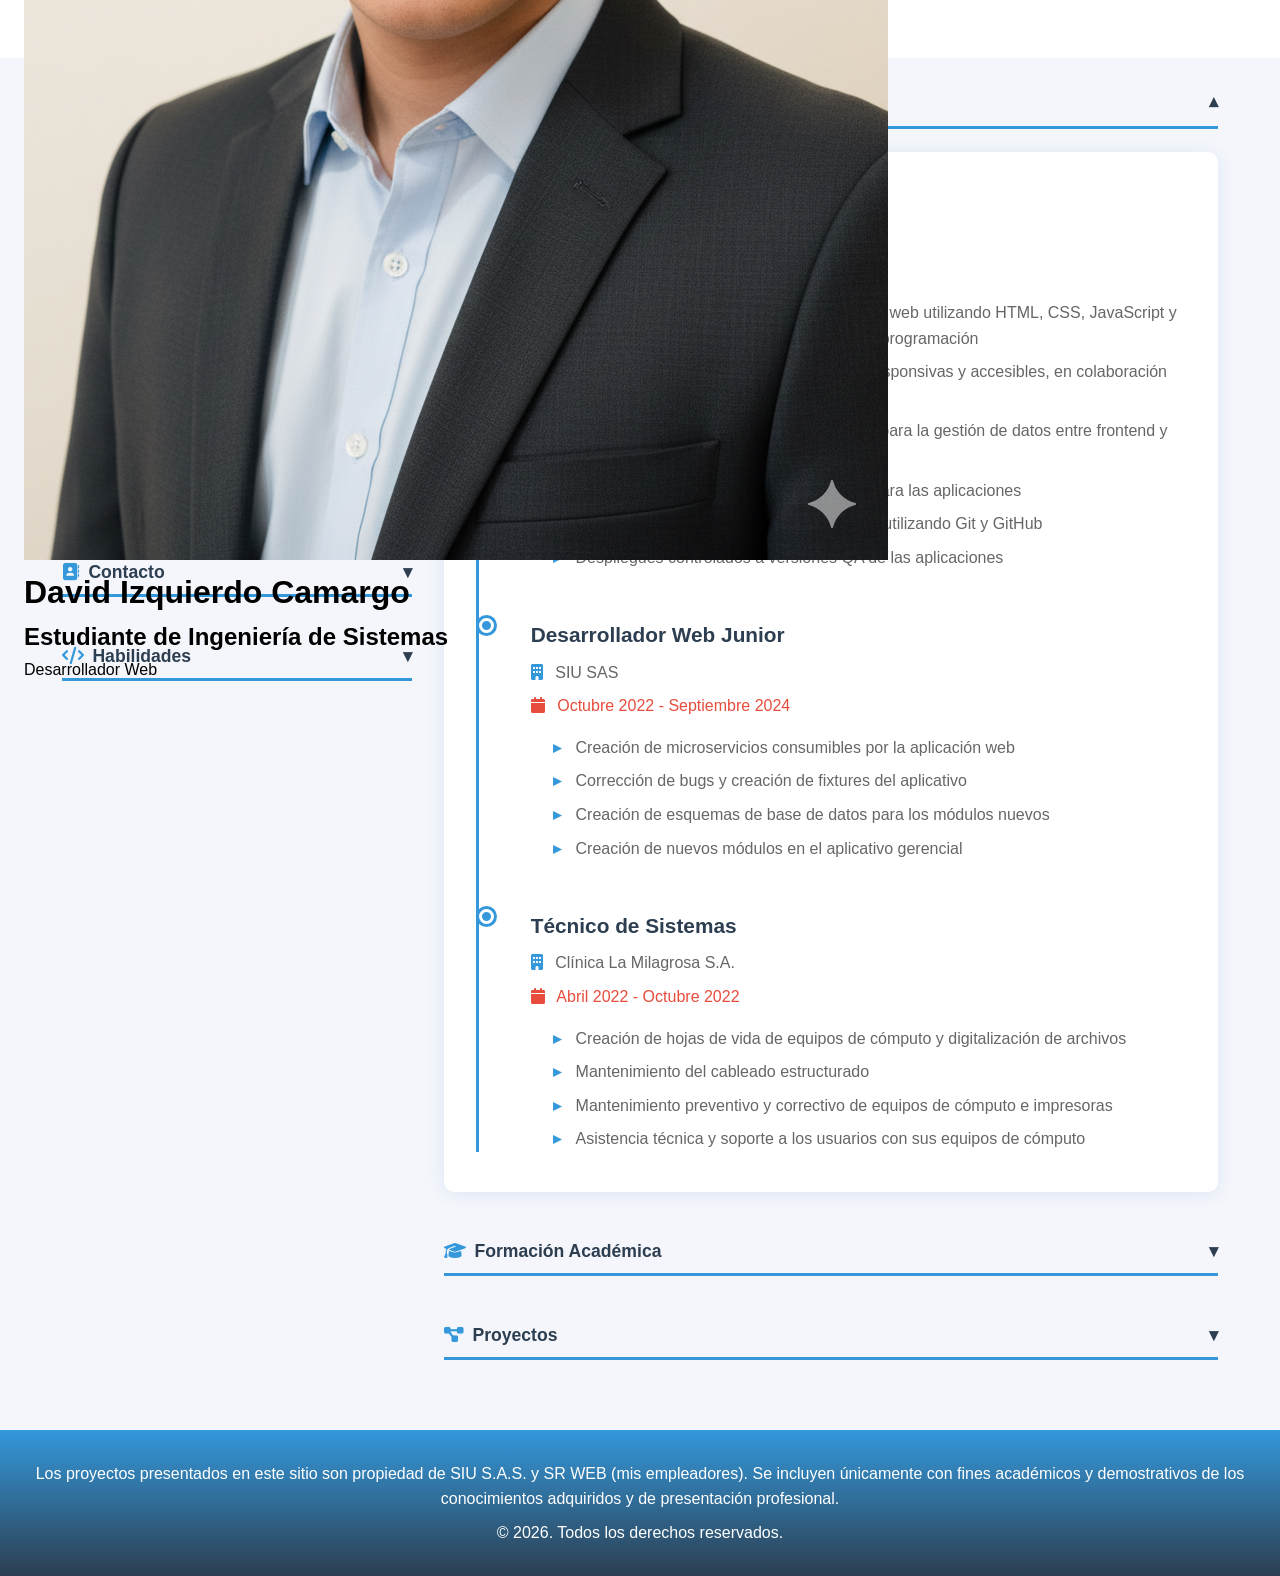
<file: index.html>
<!DOCTYPE html>
<html lang="es">

<head>
    <meta charset="UTF-8">
    <meta name="viewport" content="width=device-width, initial-scale=1.0">
    <meta name="description" content="Hoja de vida profesional - David Izquierdo">
    <meta name="keyword" content="Hoja de vida profesional - David Izquierdo">
    <title>HDV | David Izquierdo</title>
    <link rel="stylesheet" href="css/general.css">
    <link rel="stylesheet" href="css/body.css">
    <link rel="stylesheet" href="css/header.css">
    <link rel="stylesheet" href="css/footer.css">
    <link rel="stylesheet" href="css/responsive.css">
    <link rel="icon" href="media/img/icono.png" type="image/png">
    <link rel="stylesheet" href="https://cdnjs.cloudflare.com/ajax/libs/font-awesome/6.4.0/css/all.min.css">
</head>

<body>
    <header class="header">
        <div class="header-content">
            <div class="profile-photo">
                <img src="media/img/yo.png" alt="Foto de perfil" class="photo">
            </div>
            <div class="header-info">
                <h1 class="name">David Izquierdo Camargo</h1>
                <h2 class="title">Estudiante de Ingeniería de Sistemas</h2>
                <p class="subtitle">Desarrollador Web</p>
            </div>
        </div>
    </header>
    <main class="container">
        <!-- Contenedor de la barra lateral izquierda -->
        <aside class="sidebar">
            <!-- Perfil Personal -->
            <details open>
                <summary class="section-title">
                    <i class="fas fa-user"></i> Perfil Profesional
                </summary>
                <section class="section profile-section">
                    <p class="profile-text">
                        Estudiante de Ingeniería de Sistemas con formación previa como Tecnólogo en Desarrollo de
                        Software y
                        Aplicaciones Móviles. Con capacidad para abordar el ciclo completo de desarrollo de
                        aplicaciones, desde el análisis y diseño hasta la implementación y mantenimiento. Me caracterizo
                        por
                        mi enfoque en la calidad del código, la optimización de procesos y la adaptabilidad a diferentes
                        entornos tecnológicos.
                    </p>
                </section>
            </details>
            <!-- Información de Contacto -->
            <details>
                <summary class="section-title">
                    <i class="fas fa-address-book"></i> Contacto
                </summary>
                <section class="section contact-section">
                    <ul class="contact-list">
                        <li class="contact-item">
                            <i class="fas fa-envelope"></i>
                            <a href="mailto:david.izq02@gmail.com">david.izq02@gmail.com</a>
                        </li>
                        <li class="contact-item">
                            <i class="fas fa-phone"></i>
                            <span>+57 300 725 5802</span>
                        </li>
                        <li class="contact-item">
                            <i class="fas fa-map-marker-alt"></i>
                            <span>Santa Marta, Colombia</span>
                        </li>
                        <li class="contact-item">
                            <i class="fab fa-linkedin"></i>
                            <a href="https://www.linkedin.com/in/david-izquierdo-camargo-7b1389213/"
                                target="_blank">LinkedIn</a>
                        </li>
                        <li class="contact-item">
                            <i class="fab fa-github"></i>
                            <a href="https://github.com/DavIzq02" target="_blank">GitHub</a>
                        </li>
                        <li class="contact-item">
                            <i class="fa fa-user-circle" aria-hidden="true"></i>
                            <a href="https://spiffy-selkie-009331.netlify.app/" target="_blank">Más acerca de mí</a>
                        </li>
                    </ul>
                </section>
            </details>


            <!-- Habilidades -->
             <details>
                <summary class="section-title">
                    <i class="fas fa-code"></i> Habilidades
                </summary>
                <section class="section skills-section">
                    <div class="skills-category">
                        <h4>Técnicas</h4>
                        <ul class="skills-list">
                            <li class="skill-item">
                                <span class="skill-name">Angular</span>
                                <div class="skill-bar">
                                    <div class="skill-progress" style="width: 75%"></div>
                                </div>
                            </li>
                            <li class="skill-item">
                                <span class="skill-name">HTML/CSS</span>
                                <div class="skill-bar">
                                    <div class="skill-progress" style="width: 65%"></div>
                                </div>
                            </li>
                            <li class="skill-item">
                                <span class="skill-name">TypeScript</span>
                                <div class="skill-bar">
                                    <div class="skill-progress" style="width: 70%"></div>
                                </div>
                            </li>
                            <li class="skill-item">
                                <span class="skill-name">Java</span>
                                <div class="skill-bar">
                                    <div class="skill-progress" style="width: 80%"></div>
                                </div>
                            </li>
                            <li class="skill-item">
                                <span class="skill-name">SQL</span>
                                <div class="skill-bar">
                                    <div class="skill-progress" style="width: 72%"></div>
                                </div>
                            </li>
                            <li class="skill-item">
                                <span class="skill-name">GIT</span>
                                <div class="skill-bar">
                                    <div class="skill-progress" style="width: 58%"></div>
                                </div>
                            </li>
                        </ul>
                    </div>

                    <div class="skills-category">
                        <h4>Personales</h4>
                        <ul class="soft-skills">
                            <li><i class="fas fa-check"></i> Trabajo en equipo</li>
                            <li><i class="fas fa-check"></i> Resolución de problemas</li>
                            <li><i class="fas fa-check"></i> Comunicación efectiva</li>
                            <li><i class="fas fa-check"></i> Adaptabilidad</li>
                            <li><i class="fas fa-check"></i> Pensamiento crítico</li>
                        </ul>
                    </div>
                </section>
             </details>
        </aside>

        <!-- Contenedor de la sección derecha -->
        <div class="main-content">
            <!-- Sección  de experiencia -->
            <details open>
                <summary class="section-title"> <i class="fas fa-briefcase"></i> Experiencia Laboral</summary>
                <section class="section experience-section">
                    <div class="timeline">
                        <article class="timeline-item">
                            <div class="timeline-marker"></div>
                            <div class="timeline-content">
                                <h4 class="job-title">Desarrollador Web Fullstack</h4>

                                <p class="company">
                                    <i class="fas fa-building"></i> SR WEB
                                </p>

                                <p class="period">
                                    <i class="fas fa-calendar"></i> Septiembre 2024 - Presente
                                </p>

                                <ul class="responsibilities">
                                    <li>Desarrollo y mantenimiento de aplicaciones web utilizando HTML, CSS, JavaScript
                                        y
                                        TypeScript, siguiendo buenas prácticas de programación</li>
                                    <li>Implementación de interfaces de usuario responsivas y accesibles, en
                                        colaboración
                                        con el equipo de diseño</li>
                                    <li>Consumo e integración de servicios REST para la gestión de datos entre frontend
                                        y
                                        backend</li>
                                    <li>Creación de esquemas de base de datos para las aplicaciones</li>
                                    <li>Control de versiones y trabajo colaborativo utilizando Git y GitHub</li>
                                    <li>Despliegues controlados a versiones QA de las aplicaciones</li>
                                </ul>
                            </div>
                        </article>

                        <article class="timeline-item">
                            <div class="timeline-marker"></div>
                            <div class="timeline-content">
                                <h4 class="job-title">Desarrollador Web Junior</h4>
                                <p class="company">
                                    <i class="fas fa-building"></i> SIU SAS
                                </p>
                                <p class="period">
                                    <i class="fas fa-calendar"></i> Octubre 2022 - Septiembre 2024
                                </p>
                                <ul class="responsibilities">
                                    <li>Creación de microservicios consumibles por la aplicación web</li>
                                    <li>Corrección de bugs y creación de fixtures del aplicativo</li>
                                    <li>Creación de esquemas de base de datos para los módulos nuevos</li>
                                    <li>Creación de nuevos módulos en el aplicativo gerencial</li>
                                </ul>

                            </div>
                        </article>
                        <article class="timeline-item">
                            <div class="timeline-marker"></div>
                            <div class="timeline-content">
                                <h4 class="job-title">Técnico de Sistemas</h4>

                                <p class="company">
                                    <i class="fas fa-building"></i> Clínica La Milagrosa S.A.
                                </p>

                                <p class="period">
                                    <i class="fas fa-calendar"></i>
                                    Abril 2022 - Octubre 2022
                                </p>

                                <ul class="responsibilities">
                                    <li>Creación de hojas de vida de equipos de cómputo y digitalización de archivos
                                    </li>
                                    <li>Mantenimiento del cableado estructurado</li>
                                    <li>Mantenimiento preventivo y correctivo de equipos de cómputo e impresoras</li>
                                    <li>Asistencia técnica y soporte a los usuarios con sus equipos de cómputo</li>
                                </ul>
                            </div>
                        </article>

                    </div>
                </section>
            </details>

            <!-- Sección  de formaciòn academica -->
            <details>
                <summary class="section-title"><i class="fas fa-graduation-cap"></i> Formación Académica</summary>
                <section class="section education-section">

                    <div class="timeline">
                        <article class="timeline-item">
                            <div class="timeline-marker"></div>
                            <div class="timeline-content">
                                <h4 class="degree">Ingeniería de Sistemas</h4>
                                <p class="institution">
                                    <i class="fas fa-university"></i> Universidad del Magdalena
                                </p>
                                <p class="period">
                                    <i class="fas fa-calendar"></i> 2023 - Presente (En curso)
                                </p>
                                <p class="description">
                                    Énfasis: Capacidad para concebir, diseñar, implementar y operar sistemas
                                    computacionales
                                    que contribuyan a la solución de problemas del entorno y al fortalecimiento
                                    organizacional.
                                    Además, se caracteriza por habilidades blandas que permiten participar en diferentes
                                    tipos
                                    de proyectos, bajo estándares de calidad y sostenibilidad.
                                </p>

                            </div>
                        </article>
                        <article class="timeline-item">
                            <div class="timeline-marker"></div>
                            <div class="timeline-content">
                                <h4 class="degree">Técnico Profesional</h4>
                                <p class="institution">
                                    <i class="fas fa-school"></i> Corporación Bolivariana del Norte (CBN)
                                </p>
                                <p class="period">
                                    <i class="fas fa-calendar"></i> 2019 - 2021
                                </p>
                                <p class="description">
                                    Formación orientada al desarrollo de software y aplicaciones móviles, con
                                    competencias
                                    en diseño, programación, pruebas y mantenimiento de soluciones tecnológicas.
                                    Capacitado
                                    para participar en el desarrollo full stack, integrar servicios y APIs, y aplicar
                                    buenas
                                    prácticas de UI/UX y gestión de proyectos, adaptándose a las necesidades del entorno
                                    tecnológico actual.
                                </p>
                            </div>
                        </article>
                        <article class="timeline-item">
                            <div class="timeline-marker"></div>
                            <div class="timeline-content">
                                <h4 class="degree">Bachillerato Académico</h4>
                                <p class="institution">
                                    <i class="fas fa-school"></i> I.E.D Juan Maiguel de Osuna
                                </p>
                                <p class="period">
                                    <i class="fas fa-calendar"></i> 2015 - 2018
                                </p>
                                <!-- <p class="description">
                                Énfasis en matemáticas y ciencias. Graduado con honores.
                            </p> -->
                            </div>
                        </article>
                    </div>
                </section>
            </details>

            <!-- Sección  de proyectos -->
            <details>
                <summary class="section-title"><i class="fas fa-project-diagram"></i> Proyectos</summary>
                <section class="section projects-section">
                    <div class="projects-grid">
                        <article class="project-card">
                            <div class="project-icon">
                                <i class="fas fa-shopping-cart"></i>
                            </div>
                            <h4 class="project-title">Sistema de Inventarios</h4>

                            <p class="project-description">
                                Desarrollo de migración de sistema de inventarios para la aplicación web de control
                                gerencial dedicado a los establecimientos de alimentos y bebidas.
                            </p>
                            <div class="project-tags">
                                <span class="tag">Angular</span>
                                <span class="tag">TypeScript</span>
                                <span class="tag">Java</span>
                                <span class="tag">My SQL</span>
                            </div>
                        </article>

                        <article class="project-card">
                            <div class="project-icon">
                                <i class="fas fa-tasks"></i>
                            </div>
                            <h4 class="project-title">Visor en Línea</h4>
                            <p class="project-description">
                                Aplicación web 100% responsiva pensada para dispositivos móviles.
                                Muestra en tiempo real la información de facturación de un punto de venta,
                                brindando reportería eficiente y detallada para mantener el control del negocio.
                            </p>
                            <div class="project-tags">
                                <span class="tag">Angular</span>
                                <span class="tag">MQTT</span>
                                <span class="tag">Bootstrap</span>
                            </div>
                        </article>

                        <article class="project-card">
                            <div class="project-icon">
                                <i class="fas fa-chart-line"></i>
                            </div>
                            <h4 class="project-title">Caja Facturadora</h4>
                            <p class="project-description">
                                Aplicación web de facturación electrónica y POS en línea, con lógica robusta
                                para diferentes escenarios reales de una caja de facturación.
                            </p>

                            <div class="project-tags">
                                <span class="tag">Angular</span>
                                <span class="tag">Java</span>
                                <span class="tag">My Sql</span>
                            </div>
                        </article>

                        <article class="project-card">
                            <div class="project-icon">
                                <i class="fas fa-mobile-alt"></i>
                            </div>
                            <h4 class="project-title">Integración Datáfono</h4>
                            <p class="project-description">
                                Integración de pago automático con datáfono en la caja de facturación mediante
                                servicios API REST y certificación por parte del proveedor.
                            </p>

                            <div class="project-tags">
                                <span class="tag">API REST</span>
                                <span class="tag">TypeScript</span>
                            </div>
                        </article>
                    </div><br>
                    <h3 class="section-title">
                        <i class="fa fa-eye" aria-hidden="true"></i> <a
                            href="https://spiffy-selkie-009331.netlify.app/#portfolio" target="_blank"> Ver más detalles
                            de
                            los
                            proyectos</a>
                    </h3>
                </section>
            </details>

        </div>
    </main>
    <!-- Pie de página -->
    <footer class="footer">
        <p>
            Los proyectos presentados en este sitio son propiedad de SIU S.A.S. y SR WEB (mis empleadores).
            Se incluyen únicamente con fines académicos y demostrativos de los conocimientos adquiridos y de
            presentación profesional.
        </p>
        <p>&copy; 2026. Todos los derechos reservados.</p>
    </footer>
</body>

</html>
</file>
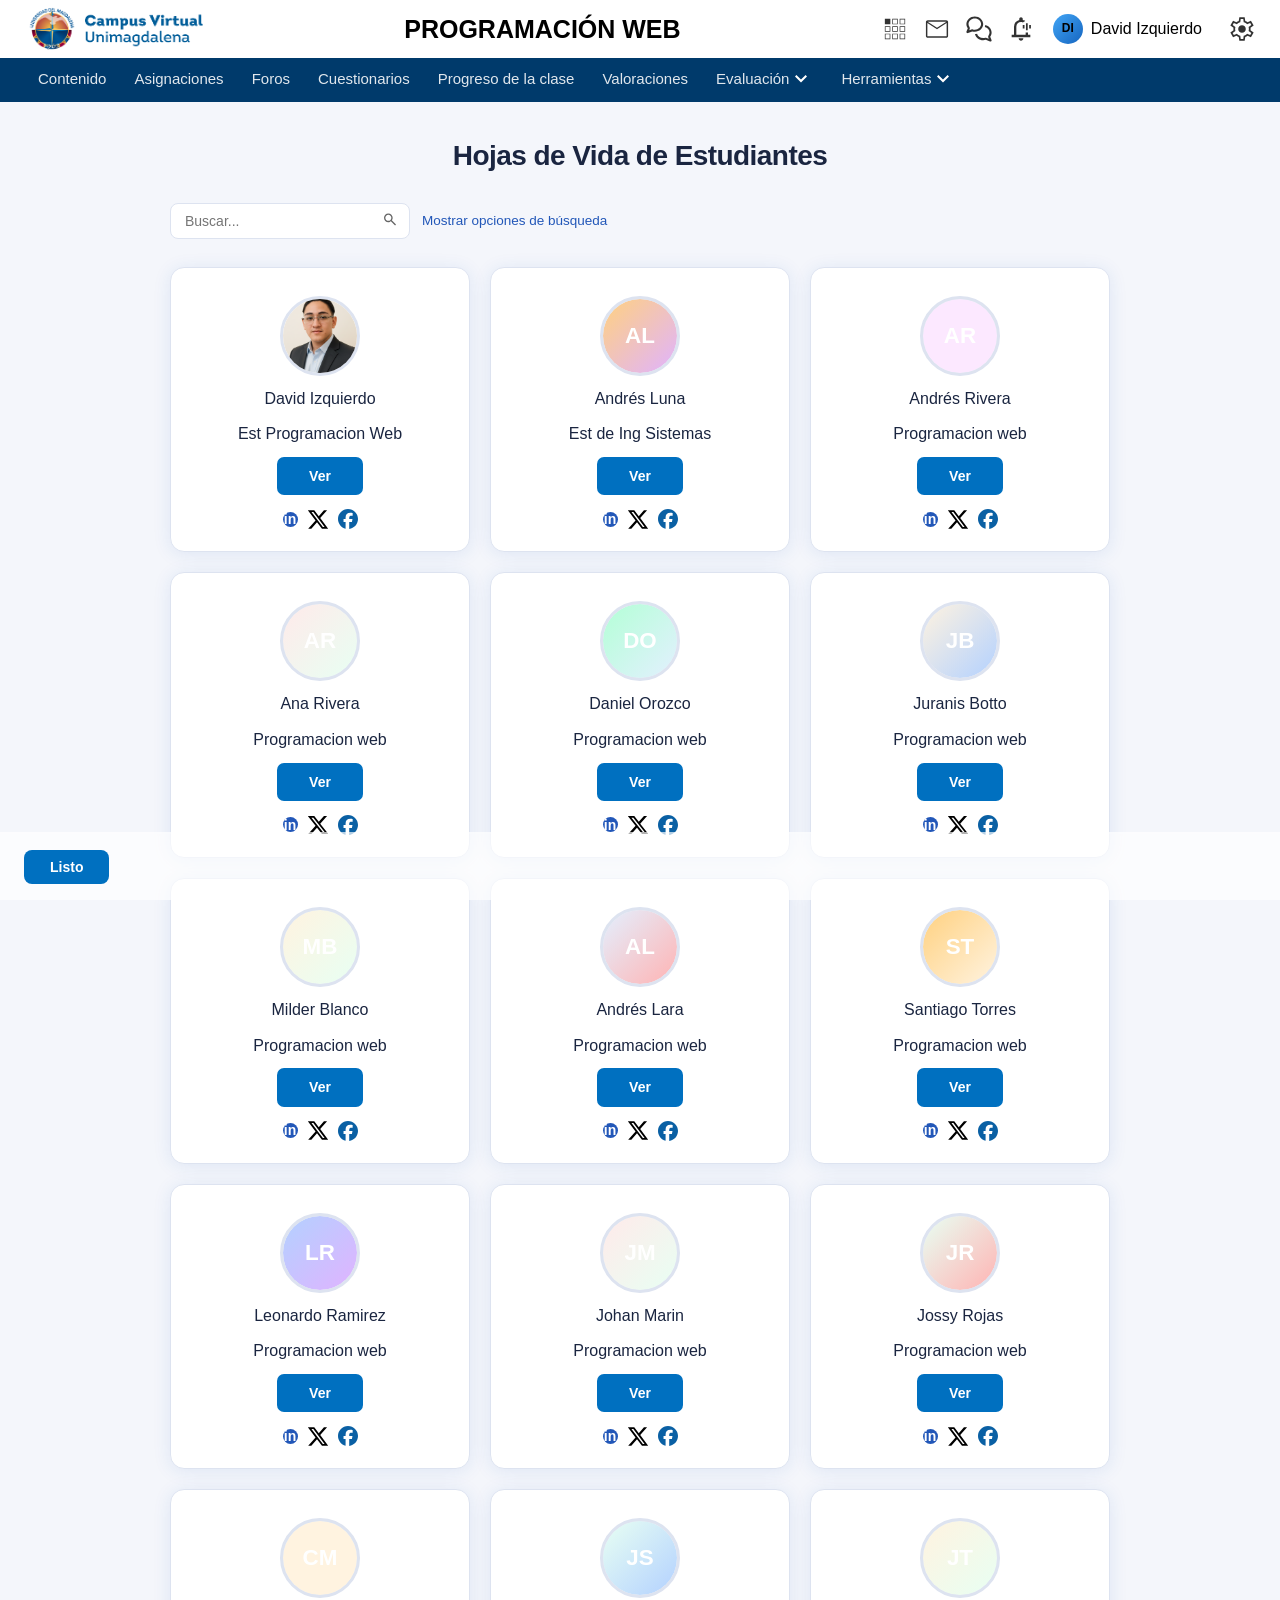
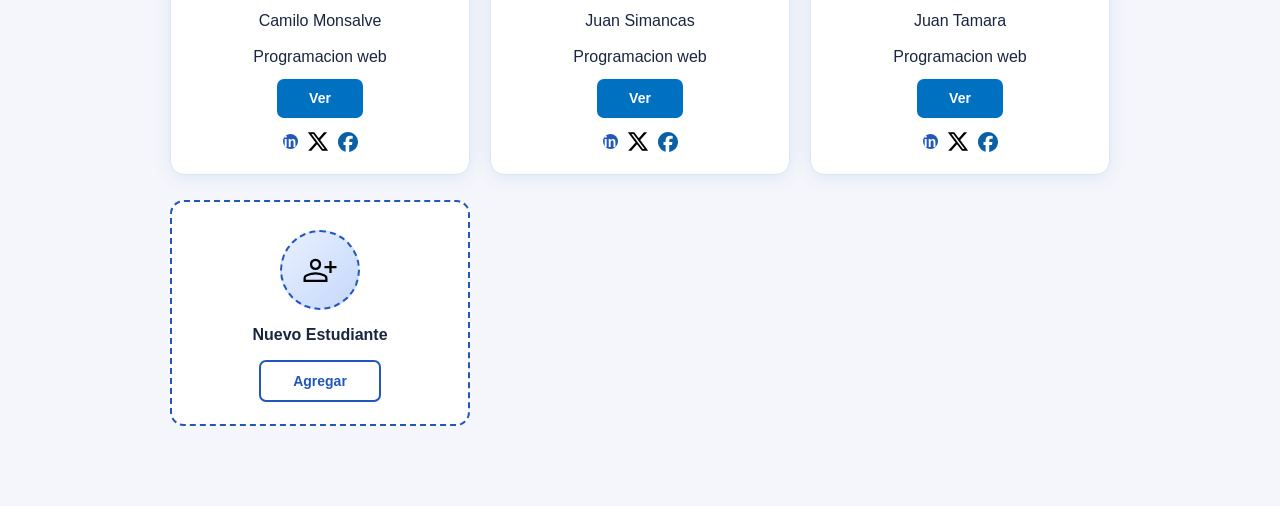
<file: pages/home/home.html>
<!DOCTYPE html>
<html lang="en">

<head>
  <meta charset="UTF-8">
  <meta name="viewport" content="width=device-width, initial-scale=1.0">
  <title>PORTAL HDV</title>
  <style type="text/css">
    @import url("../../css/general.css");
    @import url("../../css/header.css");
    @import url("../home/style/home.css");
  </style>
  <link rel="icon" href="../../media/img/icono.png" type="image/png">
  <script src="./js/script.js" defer></script>

</head>

<body>
  <!-- HEADER -->
  <header>
    <div class="header-left">
      <img src="../../media/img/unimagLogo.png" class="logo mr-1" alt="Campus virtual UM">
    </div>
    <div class="course-title">PROGRAMACIÓN WEB</div>
    <div class="header-right">
      <img src="../../media/svg/grid.svg" alt="Grid Icon" class="header-icon" title="Vista de cuadrícula" />
      <img src="../../media/svg/mail.svg" alt="Mail Icon" class="header-icon" title="Correo" />
      <img src="../../media/svg/mensajes.svg" alt="Message Icon" class="header-icon" title="Mensajes" />
      <img src="../../media/svg/notification.svg" alt="Notification Icon" class="header-icon" title="Notificaciones" />

      <div class="user-chip">
        <div class="user-avatar">DI</div>
        David Izquierdo
      </div>
      <img src="../../media/svg/ajustes.svg" alt="Settings Icon" class="header-icon" title="Configuración" />
    </div>
  </header>

  <!-- NAV -->
  <nav class="nav">
    <a href="#">Contenido</a>
    <a href="#">Asignaciones</a>
    <a href="#">Foros</a>
    <a href="#">Cuestionarios</a>
    <a href="#">Progreso de la clase</a>
    <a href="#">Valoraciones</a>
    <a href="#">Evaluación
      <img src="../../media/svg/down.svg" alt="Desplegar" title="Desplegar" />
    </a>
    <a href="#">Herramientas
      <img src="../../media/svg/down.svg" alt="Desplegar" title="Desplegar" />
    </a>
  </nav>

  <!-- CONTENIDO PRINCIPAL -->
  <div class="page-wrapper">
    <section>
      <h1>Hojas de Vida de Estudiantes</h1>

      <!-- BUSCADOR -->
      <div class="search-row">
        <div class="search-wrap">
          <input type="text" placeholder="Buscar..." id="searchInput" oninput="filterCards()" />
          <button><img class="search-img" src="../../media/svg/search.svg" alt="Buscador"></button>
        </div>
        <a class="search-options-link" href="#">Mostrar opciones de búsqueda</a>
      </div>

      <!-- GRILLA DE TARJETAS -->
      <div class="cards-grid" id="cardsGrid">
        <!-- Tarjetas de estudiantes autogeneradas por js -->
      </div>
      <br>
      <div class="cards-grid">
        <article class="student-card student-card--add">
          <div class="add-icon-wrap">
            <img src="../../media/svg/add.svg" alt="Agregar Estudiante" class="add-icon-img" />
          </div>
          <div class="student-name">Nuevo Estudiante</div>
          <a href="#" class="btn-ver btn-agregar">Agregar</a>
        </article>
      </div>
    </section>
  </div>

  <!-- FOOTER -->
  <footer>
    <button class="btn-listo">Listo</button>
  </footer>

</body>

</html>
</file>
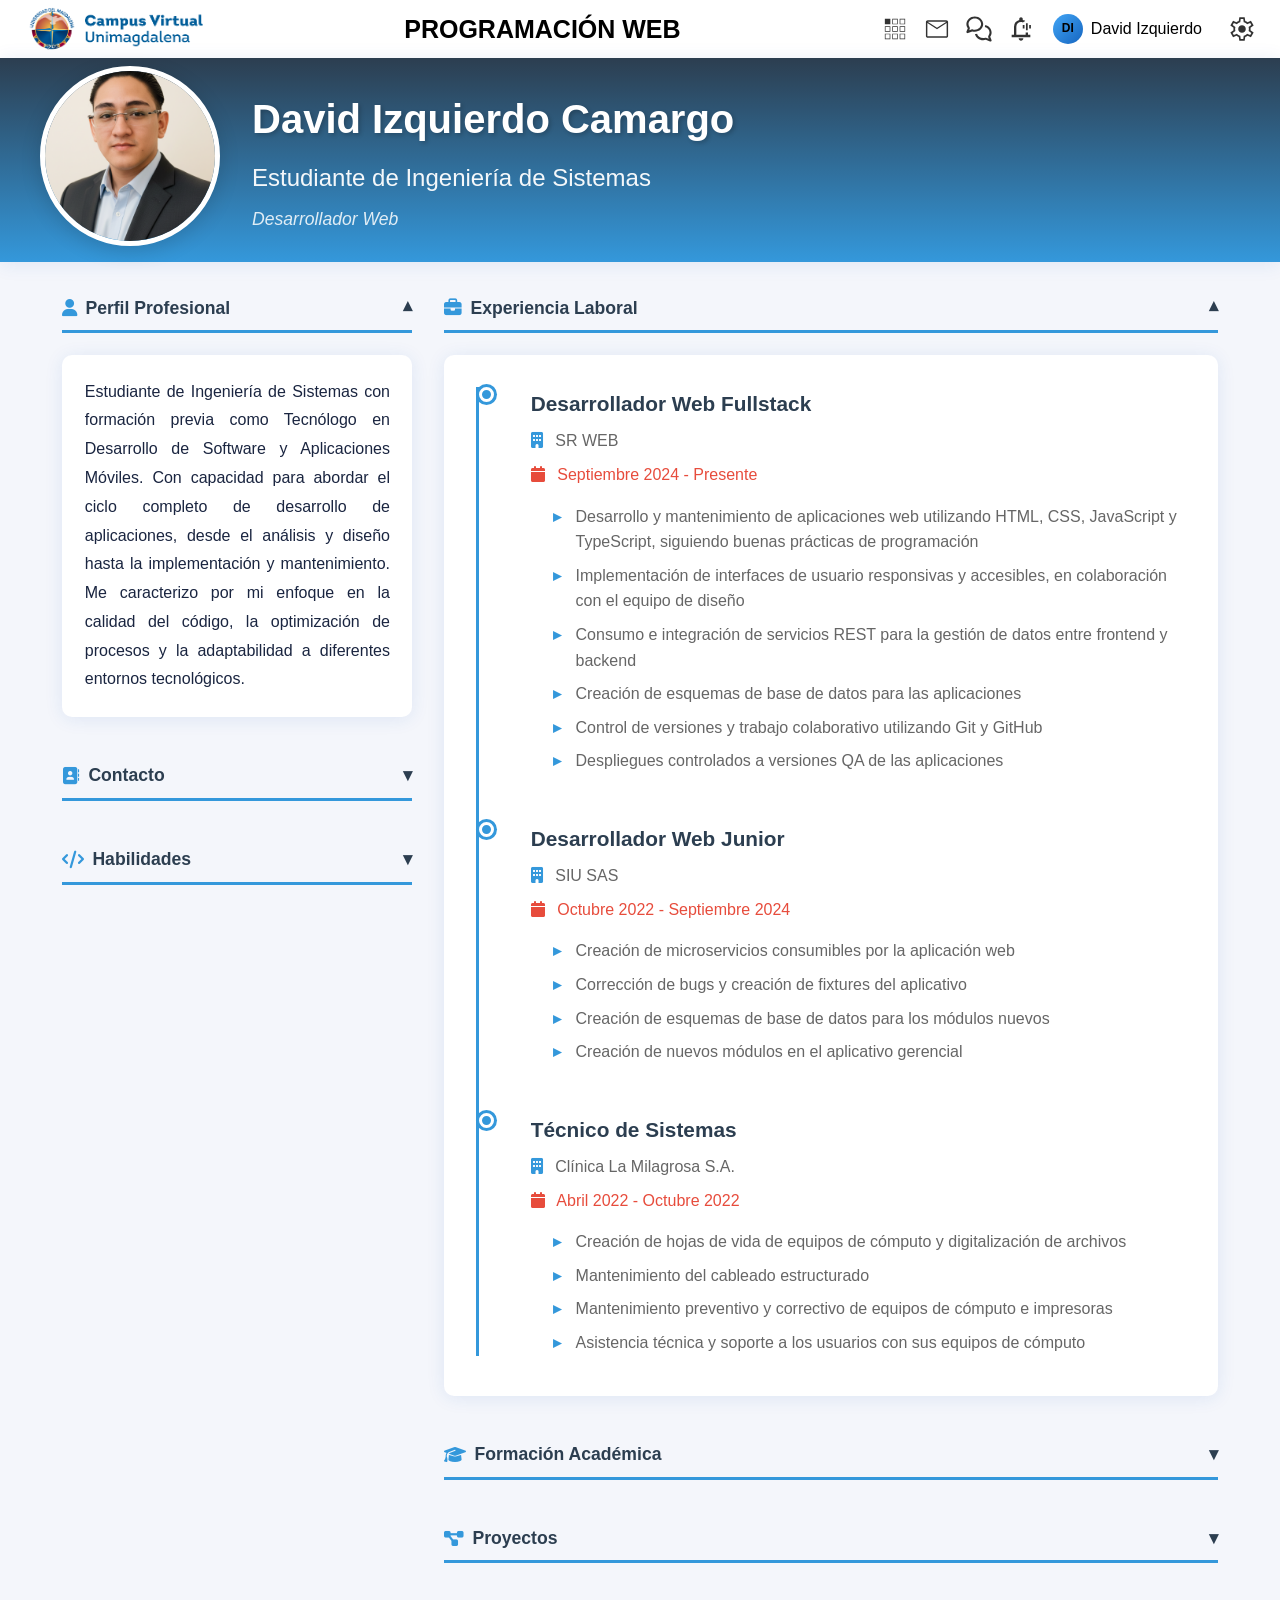
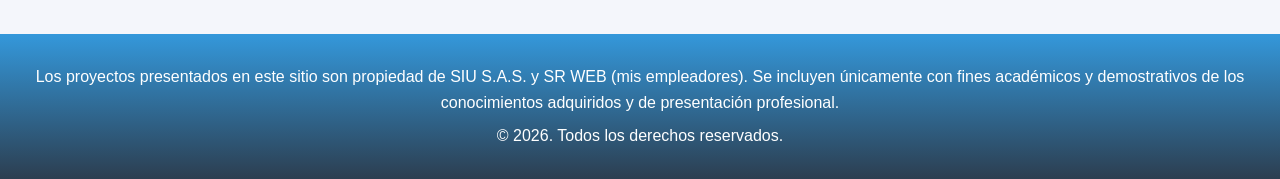
<file: pages/portafolio/portafolio.html>
<!DOCTYPE html>
<html lang="es">

<head>
    <meta charset="UTF-8">
    <meta name="viewport" content="width=device-width, initial-scale=1.0">
    <meta name="description" content="Hoja de vida profesional - David Izquierdo">
    <meta name="keyword" content="Hoja de vida profesional - David Izquierdo">
    <title>HDV | David Izquierdo</title>
    <style type="text/css">
        @import url("../../css/header.css");
        @import url("../../css/general.css");
        @import url("../portafolio/style/header.css");
        @import url("../portafolio/style/body.css");
        @import url("../portafolio/style/footer.css");
        @import url("../portafolio/style/responsive.css");
    </style>
    <link rel="icon" href="../../media/img/icono.png" type="image/png">
</head>

<body>
    <!-- Cabezado de pagina -->
    <header>
        <div class="header-left">
            <img src="../../media/img/unimagLogo.png" class="logo mr-1" alt="Campus virtual UM">
        </div>
        <div class="course-title">PROGRAMACIÓN WEB</div>
        <div class="header-right">
            <img src="../../media/svg/grid.svg" alt="Grid Icon" class="header-icon" title="Vista de cuadrícula" />
            <img src="../../media/svg/mail.svg" alt="Mail Icon" class="header-icon" title="Correo" />
            <img src="../../media/svg/mensajes.svg" alt="Message Icon" class="header-icon" title="Mensajes" />
            <img src="../../media/svg/notification.svg" alt="Notification Icon" class="header-icon"
                title="Notificaciones" />

            <div class="user-chip">
                <div class="user-avatar">DI</div>
                David Izquierdo
            </div>
            <img src="../../media/svg/ajustes.svg" alt="Settings Icon" class="header-icon" title="Configuración" />
        </div>
    </header>

    <!-- Contenido principal -->
             <div class="header">
            <div class="header-content">
                <div class="profile-photo">
                    <img src="../../media/img/yo.png" alt="Foto de perfil" class="photo">
                </div>
                <div class="header-info">
                    <h1 class="name">David Izquierdo Camargo</h1>
                    <h2 class="title">Estudiante de Ingeniería de Sistemas</h2>
                    <p class="subtitle">Desarrollador Web</p>
                </div>
            </div>
        </div>
    <main class="container">

        <!-- Contenedor de la barra lateral izquierda -->
        <aside class="sidebar">
            <!-- Perfil Personal -->
            <details open>
                <summary class="section-title">
                    <i class="fas fa-user"></i> Perfil Profesional
                </summary>
                <section class="section profile-section">
                    <p class="profile-text">
                        Estudiante de Ingeniería de Sistemas con formación previa como Tecnólogo en Desarrollo de
                        Software y
                        Aplicaciones Móviles. Con capacidad para abordar el ciclo completo de desarrollo de
                        aplicaciones, desde el análisis y diseño hasta la implementación y mantenimiento. Me caracterizo
                        por
                        mi enfoque en la calidad del código, la optimización de procesos y la adaptabilidad a diferentes
                        entornos tecnológicos.
                    </p>
                </section>
            </details>
            <!-- Información de Contacto -->
            <details>
                <summary class="section-title">
                    <i class="fas fa-address-book"></i> Contacto
                </summary>
                <section class="section contact-section">
                    <ul class="contact-list">
                        <li class="contact-item">
                            <i class="fas fa-envelope"></i>
                            <a href="mailto:david.izq02@gmail.com">david.izq02@gmail.com</a>
                        </li>
                        <li class="contact-item">
                            <i class="fas fa-phone"></i>
                            <span>+57 300 725 5802</span>
                        </li>
                        <li class="contact-item">
                            <i class="fas fa-map-marker-alt"></i>
                            <span>Santa Marta, Colombia</span>
                        </li>
                        <li class="contact-item">
                            <i class="fab fa-linkedin"></i>
                            <a href="https://www.linkedin.com/in/david-izquierdo-camargo-7b1389213/"
                                target="_blank">LinkedIn</a>
                        </li>
                        <li class="contact-item">
                            <i class="fab fa-github"></i>
                            <a href="https://github.com/DavIzq02" target="_blank">GitHub</a>
                        </li>
                        <li class="contact-item">
                            <i class="fa fa-user-circle" aria-hidden="true"></i>
                            <a href="https://spiffy-selkie-009331.netlify.app/" target="_blank">Más acerca de mí</a>
                        </li>
                    </ul>
                </section>
            </details>


            <!-- Habilidades -->
            <details>
                <summary class="section-title">
                    <i class="fas fa-code"></i> Habilidades
                </summary>
                <section class="section skills-section">
                    <div class="skills-category">
                        <h4>Técnicas</h4>
                        <ul class="skills-list">
                            <li class="skill-item">
                                <span class="skill-name">Angular</span>
                                <div class="skill-bar">
                                    <div class="skill-progress" style="width: 75%"></div>
                                </div>
                            </li>
                            <li class="skill-item">
                                <span class="skill-name">HTML/CSS</span>
                                <div class="skill-bar">
                                    <div class="skill-progress" style="width: 65%"></div>
                                </div>
                            </li>
                            <li class="skill-item">
                                <span class="skill-name">TypeScript</span>
                                <div class="skill-bar">
                                    <div class="skill-progress" style="width: 70%"></div>
                                </div>
                            </li>
                            <li class="skill-item">
                                <span class="skill-name">Java</span>
                                <div class="skill-bar">
                                    <div class="skill-progress" style="width: 80%"></div>
                                </div>
                            </li>
                            <li class="skill-item">
                                <span class="skill-name">SQL</span>
                                <div class="skill-bar">
                                    <div class="skill-progress" style="width: 72%"></div>
                                </div>
                            </li>
                            <li class="skill-item">
                                <span class="skill-name">GIT</span>
                                <div class="skill-bar">
                                    <div class="skill-progress" style="width: 58%"></div>
                                </div>
                            </li>
                        </ul>
                    </div>

                    <div class="skills-category">
                        <h4>Personales</h4>
                        <ul class="soft-skills">
                            <li><i class="fas fa-check"></i> Trabajo en equipo</li>
                            <li><i class="fas fa-check"></i> Resolución de problemas</li>
                            <li><i class="fas fa-check"></i> Comunicación efectiva</li>
                            <li><i class="fas fa-check"></i> Adaptabilidad</li>
                            <li><i class="fas fa-check"></i> Pensamiento crítico</li>
                        </ul>
                    </div>
                </section>
            </details>
        </aside>

        <!-- Contenedor de la sección derecha -->
        <div class="main-content">
            <!-- Sección  de experiencia -->
            <details open>
                <summary class="section-title"> <i class="fas fa-briefcase"></i> Experiencia Laboral</summary>
                <section class="section experience-section">
                    <div class="timeline">
                        <article class="timeline-item">
                            <div class="timeline-marker"></div>
                            <div class="timeline-content">
                                <h4 class="job-title">Desarrollador Web Fullstack</h4>

                                <p class="company">
                                    <i class="fas fa-building"></i> SR WEB
                                </p>

                                <p class="period">
                                    <i class="fas fa-calendar"></i> Septiembre 2024 - Presente
                                </p>

                                <ul class="responsibilities">
                                    <li>Desarrollo y mantenimiento de aplicaciones web utilizando HTML, CSS, JavaScript
                                        y
                                        TypeScript, siguiendo buenas prácticas de programación</li>
                                    <li>Implementación de interfaces de usuario responsivas y accesibles, en
                                        colaboración
                                        con el equipo de diseño</li>
                                    <li>Consumo e integración de servicios REST para la gestión de datos entre frontend
                                        y
                                        backend</li>
                                    <li>Creación de esquemas de base de datos para las aplicaciones</li>
                                    <li>Control de versiones y trabajo colaborativo utilizando Git y GitHub</li>
                                    <li>Despliegues controlados a versiones QA de las aplicaciones</li>
                                </ul>
                            </div>
                        </article>

                        <article class="timeline-item">
                            <div class="timeline-marker"></div>
                            <div class="timeline-content">
                                <h4 class="job-title">Desarrollador Web Junior</h4>
                                <p class="company">
                                    <i class="fas fa-building"></i> SIU SAS
                                </p>
                                <p class="period">
                                    <i class="fas fa-calendar"></i> Octubre 2022 - Septiembre 2024
                                </p>
                                <ul class="responsibilities">
                                    <li>Creación de microservicios consumibles por la aplicación web</li>
                                    <li>Corrección de bugs y creación de fixtures del aplicativo</li>
                                    <li>Creación de esquemas de base de datos para los módulos nuevos</li>
                                    <li>Creación de nuevos módulos en el aplicativo gerencial</li>
                                </ul>

                            </div>
                        </article>
                        <article class="timeline-item">
                            <div class="timeline-marker"></div>
                            <div class="timeline-content">
                                <h4 class="job-title">Técnico de Sistemas</h4>

                                <p class="company">
                                    <i class="fas fa-building"></i> Clínica La Milagrosa S.A.
                                </p>

                                <p class="period">
                                    <i class="fas fa-calendar"></i>
                                    Abril 2022 - Octubre 2022
                                </p>

                                <ul class="responsibilities">
                                    <li>Creación de hojas de vida de equipos de cómputo y digitalización de archivos
                                    </li>
                                    <li>Mantenimiento del cableado estructurado</li>
                                    <li>Mantenimiento preventivo y correctivo de equipos de cómputo e impresoras</li>
                                    <li>Asistencia técnica y soporte a los usuarios con sus equipos de cómputo</li>
                                </ul>
                            </div>
                        </article>

                    </div>
                </section>
            </details>

            <!-- Sección  de formaciòn academica -->
            <details>
                <summary class="section-title"><i class="fas fa-graduation-cap"></i> Formación Académica</summary>
                <section class="section education-section">

                    <div class="timeline">
                        <article class="timeline-item">
                            <div class="timeline-marker"></div>
                            <div class="timeline-content">
                                <h4 class="degree">Ingeniería de Sistemas</h4>
                                <p class="institution">
                                    <i class="fas fa-university"></i> Universidad del Magdalena
                                </p>
                                <p class="period">
                                    <i class="fas fa-calendar"></i> 2023 - Presente (En curso)
                                </p>
                                <p class="description">
                                    Énfasis: Capacidad para concebir, diseñar, implementar y operar sistemas
                                    computacionales
                                    que contribuyan a la solución de problemas del entorno y al fortalecimiento
                                    organizacional.
                                    Además, se caracteriza por habilidades blandas que permiten participar en diferentes
                                    tipos
                                    de proyectos, bajo estándares de calidad y sostenibilidad.
                                </p>

                            </div>
                        </article>
                        <article class="timeline-item">
                            <div class="timeline-marker"></div>
                            <div class="timeline-content">
                                <h4 class="degree">Técnico Profesional</h4>
                                <p class="institution">
                                    <i class="fas fa-school"></i> Corporación Bolivariana del Norte (CBN)
                                </p>
                                <p class="period">
                                    <i class="fas fa-calendar"></i> 2019 - 2021
                                </p>
                                <p class="description">
                                    Formación orientada al desarrollo de software y aplicaciones móviles, con
                                    competencias
                                    en diseño, programación, pruebas y mantenimiento de soluciones tecnológicas.
                                    Capacitado
                                    para participar en el desarrollo full stack, integrar servicios y APIs, y aplicar
                                    buenas
                                    prácticas de UI/UX y gestión de proyectos, adaptándose a las necesidades del entorno
                                    tecnológico actual.
                                </p>
                            </div>
                        </article>
                        <article class="timeline-item">
                            <div class="timeline-marker"></div>
                            <div class="timeline-content">
                                <h4 class="degree">Bachillerato Académico</h4>
                                <p class="institution">
                                    <i class="fas fa-school"></i> I.E.D Juan Maiguel de Osuna
                                </p>
                                <p class="period">
                                    <i class="fas fa-calendar"></i> 2015 - 2018
                                </p>
                                <!-- <p class="description">
                                Énfasis en matemáticas y ciencias. Graduado con honores.
                            </p> -->
                            </div>
                        </article>
                    </div>
                </section>
            </details>

            <!-- Sección  de proyectos -->
            <details>
                <summary class="section-title"><i class="fas fa-project-diagram"></i> Proyectos</summary>
                <section class="section projects-section">
                    <div class="projects-grid">
                        <article class="project-card">
                            <div class="project-icon">
                                <i class="fas fa-shopping-cart"></i>
                            </div>
                            <h4 class="project-title">Sistema de Inventarios</h4>

                            <p class="project-description">
                                Desarrollo de migración de sistema de inventarios para la aplicación web de control
                                gerencial dedicado a los establecimientos de alimentos y bebidas.
                            </p>
                            <div class="project-tags">
                                <span class="tag">Angular</span>
                                <span class="tag">TypeScript</span>
                                <span class="tag">Java</span>
                                <span class="tag">My SQL</span>
                            </div>
                        </article>

                        <article class="project-card">
                            <div class="project-icon">
                                <i class="fas fa-tasks"></i>
                            </div>
                            <h4 class="project-title">Visor en Línea</h4>
                            <p class="project-description">
                                Aplicación web 100% responsiva pensada para dispositivos móviles.
                                Muestra en tiempo real la información de facturación de un punto de venta,
                                brindando reportería eficiente y detallada para mantener el control del negocio.
                            </p>
                            <div class="project-tags">
                                <span class="tag">Angular</span>
                                <span class="tag">MQTT</span>
                                <span class="tag">Bootstrap</span>
                            </div>
                        </article>

                        <article class="project-card">
                            <div class="project-icon">
                                <i class="fas fa-chart-line"></i>
                            </div>
                            <h4 class="project-title">Caja Facturadora</h4>
                            <p class="project-description">
                                Aplicación web de facturación electrónica y POS en línea, con lógica robusta
                                para diferentes escenarios reales de una caja de facturación.
                            </p>

                            <div class="project-tags">
                                <span class="tag">Angular</span>
                                <span class="tag">Java</span>
                                <span class="tag">My Sql</span>
                            </div>
                        </article>

                        <article class="project-card">
                            <div class="project-icon">
                                <i class="fas fa-mobile-alt"></i>
                            </div>
                            <h4 class="project-title">Integración Datáfono</h4>
                            <p class="project-description">
                                Integración de pago automático con datáfono en la caja de facturación mediante
                                servicios API REST y certificación por parte del proveedor.
                            </p>

                            <div class="project-tags">
                                <span class="tag">API REST</span>
                                <span class="tag">TypeScript</span>
                            </div>
                        </article>
                    </div><br>
                    <h3 class="section-title">
                        <i class="fa fa-eye" aria-hidden="true"></i> <a
                            href="https://spiffy-selkie-009331.netlify.app/#portfolio" target="_blank"> Ver más detalles
                            de
                            los
                            proyectos</a>
                    </h3>
                </section>
            </details>

        </div>
    </main>

    <!-- Pie de página -->
    <footer class="footer">
        <p>
            Los proyectos presentados en este sitio son propiedad de SIU S.A.S. y SR WEB (mis empleadores).
            Se incluyen únicamente con fines académicos y demostrativos de los conocimientos adquiridos y de
            presentación profesional.
        </p>
        <p>&copy; 2026. Todos los derechos reservados.</p>
    </footer>
</body>

</html>
</file>
<file: css/body.css>
/* ========================================
   CONTENEDOR PRINCIPAL
   ======================================== */

.container {
    max-width: 1200px;
    margin: var(--spacing-lg) auto;
    padding: 0 var(--spacing-md);
    display: grid;
    grid-template-columns: 350px 1fr;
    gap: var(--spacing-lg);
}

/* ========================================
   BARRA LATERAL
   ======================================== */

.sidebar {
    display: flex;
    flex-direction: column;
    gap: var(--spacing-md);
}

.sidebar .section {
    background: var(--white);
    padding: var(--spacing-md);
    border-radius: 10px;
    box-shadow: var(--shadow);
    transition: transform 0.3s ease, box-shadow 0.3s ease;
}

.sidebar .section:hover {
    transform: translateY(-3px);
    box-shadow: var(--shadow-hover);
}

/* ========================================
   SECCIONES
   ======================================== */

.section {
    margin-bottom: var(--spacing-md);
}

.section-title {
    font-size: 1.4rem;
    color: var(--primary-color);
    margin-bottom: var(--spacing-md);
    padding-bottom: var(--spacing-xs);
    border-bottom: 3px solid var(--secondary-color);
    display: flex;
    align-items: center;
    gap: var(--spacing-xs);
}

.section-title i {
    color: var(--secondary-color);
}

/* ========================================
   PERFIL PERSONAL
   ======================================== */

.profile-text {
    color: var(--text-color);
    text-align: justify;
    line-height: 1.8;
}

/* ========================================
   INFORMACIÓN DE CONTACTO
   ======================================== */

.contact-list {
    list-style: none;
}

.contact-item {
    padding: var(--spacing-xs) 0;
    display: flex;
    align-items: center;
    gap: var(--spacing-sm);
    color: var(--text-light);
}

.contact-item i {
    width: 20px;
    color: var(--secondary-color);
    font-size: var(--font-size-sm);
}

.contact-item a {
    color: var(--secondary-color);
    text-decoration: none;
    transition: color 0.3s ease;
}

.contact-item a:hover {
    color: var(--alternative-color);
    text-decoration: underline;
}

/* ========================================
   HABILIDADES
   ======================================== */

.skills-category {
    margin-bottom: var(--spacing-md);
}

.skills-category h4 {
    color: var(--primary-color);
    margin-bottom: var(--spacing-sm);
    font-size: var(--font-size-sm);
}

.skills-list {
    list-style: none;
}

.skill-item {
    margin-bottom: var(--spacing-md);
}

.skill-name {
    display: block;
    margin-bottom: var(--spacing-xs);
    font-weight: 600;
    color: var(--text-color);
}

.skill-bar {
    background-color: var(--border-color);
    height: 10px;
    border-radius: 5px;
    overflow: hidden;
}

.skill-progress {
    background: linear-gradient(90deg, var(--secondary-color), var(--alternative-color));
    height: 100%;
    border-radius: 5px;
    transition: width 1s ease;
}

.soft-skills {
    list-style: none;
}

.soft-skills li {
    padding: var(--spacing-xs) 0;
    display: flex;
    align-items: center;
    gap: var(--spacing-sm);
    color: var(--text-color);
}

.soft-skills i {
    color: var(--secondary-color);
}

/* ========================================
   CONTENIDO PRINCIPAL
   ======================================== */

.main-content {
    display: flex;
    flex-direction: column;
    gap: var(--spacing-md);
}

.main-content .section {
    background: var(--white);
    padding: var(--spacing-lg);
    border-radius: 10px;
    box-shadow: var(--shadow);
}

/* ========================================
   LÍNEA DE TIEMPO (Experiencia y Educación)
   ======================================== */

.timeline {
    position: relative;
    padding-left: var(--spacing-lg);
}

.timeline::before {
    content: '';
    position: absolute;
    left: 0;
    top: 0;
    bottom: 0;
    width: 3px;
    background: var(--secondary-color);
}

.timeline-item {
    position: relative;
    margin-bottom: var(--spacing-xl);
}

.timeline-item:last-child {
    margin-bottom: 0;
}

.timeline-marker {
    position: absolute;
    left: -29px;
    top: 0;
    width: 15px;
    height: 15px;
    border-radius: 50%;
    background: var(--secondary-color);
    border: 3px solid var(--white);
    box-shadow: 0 0 0 3px var(--secondary-color);
}

.timeline-content {
    padding-left: var(--spacing-md);
}

.job-title,
.degree {
    font-size: 1.3rem;
    color: var(--primary-color);
    margin-bottom: var(--spacing-xs);
    font-weight: 600;
}

.company,
.institution {
    color: var(--text-light);
    margin-bottom: var(--spacing-xs);
    font-weight: 500;
}

.company i,
.institution i {
    color: var(--secondary-color);
    margin-right: var(--spacing-xs);
}

.period {
    color: var(--alternative-color);
    font-weight: 500;
    margin-bottom: var(--spacing-sm);
}

.period i {
    margin-right: var(--spacing-xs);
}

.responsibilities {
    list-style: none;
    padding-left: var(--spacing-md);
}

.responsibilities li {
    position: relative;
    padding-left: var(--spacing-md);
    margin-bottom: var(--spacing-xs);
    color: var(--text-light);
}

.responsibilities li::before {
    content: '▸';
    position: absolute;
    left: 0;
    color: var(--secondary-color);
    font-weight: bold;
}

.description {
    color: var(--text-light);
    line-height: 1.8;
    margin-top: var(--spacing-sm);
}

/* ========================================
   PROYECTOS
   ======================================== */

.projects-grid {
    display: grid;
    grid-template-columns: repeat(auto-fit, minmax(280px, 1fr));
    gap: var(--spacing-md);
}

.project-card {
    background: var(--bg-light);
    padding: var(--spacing-md);
    border-radius: 10px;
    border: 2px solid var(--border-color);
    transition: all 0.3s ease;
}

.project-card:hover {
    border-color: var(--secondary-color);
    transform: translateY(-5px);
    box-shadow: var(--shadow-hover);
}

.project-icon {
    width: 60px;
    height: 60px;
    background: linear-gradient(135deg, var(--secondary-color), var(--alternative-color));
    border-radius: 50%;
    display: flex;
    align-items: center;
    justify-content: center;
    margin-bottom: var(--spacing-md);
}

.project-icon i {
    font-size: 1.8rem;
    color: var(--white);
}

.project-title {
    font-size: var(--font-size-md);
    color: var(--primary-color);
    margin-bottom: var(--spacing-sm);
}

.project-description {
    color: var(--text-light);
    margin-bottom: var(--spacing-md);
    line-height: 1.6;
}

.project-tags {
    display: flex;
    flex-wrap: wrap;
    gap: var(--spacing-xs);
}

.tag {
    background: var(--secondary-color);
    color: var(--white);
    padding: 0.3rem 0.8rem;
    border-radius: 20px;
    font-size: 0.85rem;
    font-weight: 500;
}
</file>
<file: css/header.css>
header {
  background: var(--white);
  color: #000000;
  display: flex;
  align-items: center;
  justify-content: space-between;
  padding: 0 24px;
  height: 58px;
  gap: 16px;
  position: sticky;
  top: 0;
  z-index: 1000;
}

.header-left {
  display: flex;
  align-items: center;
  gap: 12px;
}

.logo-circle {
  width: 38px;
  height: 38px;
  border-radius: 50%;
  background: var(--blue-mid);
  display: flex;
  align-items: center;
  justify-content: center;
  font-family: 'Montserrat', sans-serif;
  font-weight: 700;
  font-size: 13px;
  border: 2px solid rgba(255,255,255,.35);
  flex-shrink: 0;
}

.site-name {
  font-size: 11px;
  font-weight: 600;
  text-transform: uppercase;
  letter-spacing: .08em;
  opacity: .85;
}

.course-title {
  font-family: 'Montserrat', sans-serif;
  font-size: 25px;
  font-weight: 700;
  flex: 1;
  text-align: center;
  white-space: nowrap;
  overflow: hidden;
  text-overflow: ellipsis;
}

.header-right {
  display: flex;
  align-items: center;
  gap: 14px;
}

.header-icon {
  width: 28px;
  height: 28px;
  display: flex;
  font-size: 18px;
  opacity: .8;
  cursor: pointer;
}

.header-icon:hover { opacity: 1; }

.user-chip {
  display: flex;
  align-items: center;
  gap: 8px;
  background: rgba(255,255,255,.12);
  border-radius: 20px;
  padding: 4px 12px 4px 4px;
  font-size: 16px;
  cursor: pointer;
}

.user-avatar {
  width: 30px;
  height: 30px;
  border-radius: 50%;
  background: linear-gradient(135deg,#42a5f5,#1565c0);
  display: flex;
  align-items: center;
  justify-content: center;
  font-weight: 700;
  font-size: 12px;
}

.settings-btn {
  font-size: 20px;
  opacity: .75;
  cursor: pointer;
}
.logo{
  width: 180px;
  height: 52px;
  border: 1px solid rgba(255,255,255,.35);
}
</file>
<file: css/footer.css>
/* ========================================
   PIE DE PÁGINA
   ======================================== */

.footer {
    background: linear-gradient(to top, var(--primary-color), var(--secondary-color));
    color: var(--white);
    text-align: center;
    padding: var(--spacing-md) var(--spacing-md);
    margin-top: var(--spacing-xl);
}

.footer p {
    margin: var(--spacing-xs) 0;
}

.footer i {
    color: var(--alternative-color);
}

.section-title {
    cursor: pointer;
    font-size: var(--font-size-sm);
    font-weight: 700;
    list-style: none;
    position: relative;
    padding-right: 20px;
}

.section-title::after {
    content: "▾";
    position: absolute;
    right: 0;
    transition: transform 0.3s ease;
}

details[open] .section-title::after {
    transform: rotate(180deg);
}

summary {
    list-style: none;
    cursor: pointer;
}

summary::-webkit-details-marker {
    display: none;
}

.section-title::-webkit-details-marker {
    display: none;
}
</file>
<file: css/responsive.css>
/* ========================================
   DISEÑO RESPONSIVE
   ======================================== */

/* Tablets */
@media (max-width: 992px) {
    .container {
        grid-template-columns: 1fr;
        gap: var(--spacing-md);
    }

    .header-content {
        flex-direction: column;
        text-align: center;
        padding: 0 var(--spacing-sm);
    }

    .name {
        font-size: 2rem;
    }

    .title {
        font-size: 1.3rem;
    }
}

/* Móviles */
@media (max-width: 768px) {
    .header {
        padding: var(--spacing-md) var(--spacing-sm);
        position: relative;
    }

    .header-content {
        max-width: 100%;
        padding: 0;
    }

    .photo {
        width: 150px;
        height: 150px;
    }

    .name {
        font-size: 1.8rem;
    }

    .title {
        font-size: var(--font-size-md);
    }

    .container {
        margin: var(--spacing-md) auto;
        padding: 0 var(--spacing-sm);
        grid-template-columns: 1fr;
        display: flex;
        flex-direction: column;
    }

    .section-title {
        font-size: var(--font-size-md);
    }

    .projects-grid {
        grid-template-columns: 1fr;
    }

    .timeline {
        padding-left: var(--spacing-md);
    }

    .timeline-marker {
        left: -23px;
    }
}

/* Móviles pequeños */
@media (max-width: 480px) {
    .header {
        padding: var(--spacing-sm);
        position: relative;
    }

    .header-content {
        gap: var(--spacing-sm);
        width: 100%;
        max-width: 100%;
    }

    .name {
        font-size: 1.5rem;
        word-wrap: break-word;
    }

    .title {
        font-size: var(--font-size-sm);
    }

    .subtitle {
        font-size: 0.9rem;
    }

    .photo {
        width: 120px;
        height: 120px;
    }

    .container {
        padding: 0 var(--spacing-xs);
        margin: var(--spacing-sm) auto;
    }

    .sidebar .section,
    .main-content .section {
        padding: var(--spacing-sm);
    }

    .section-title {
        font-size: 1.2rem;
    }

    .job-title,
    .degree {
        font-size: 1.1rem;
    }
}
</file>
<file: css/general.css>
/* ========================================
    IMPORTACIONES
======================================== */
@import url("https://cdnjs.cloudflare.com/ajax/libs/font-awesome/6.4.0/css/all.min.css");
@import url("https://cdnjs.cloudflare.com/ajax/libs/font-awesome/6.4.0/css/all.min.css");
@import url("https://fonts.googleapis.com/css2?family=Material+Symbols+Outlined:opsz,wght,FILL,GRAD@24,400,0,0&icon_names=widget_small");
/* ========================================
ESTILOS GENERALES
======================================== */

* {
    margin: 0;
    padding: 0;
    box-sizing: border-box;
}

:root {
    --primary-color: #2c3e50;
    --body-color: #f2f8fd;
    --secondary-color: #3498db;
    --alternative-color: #e74c3c;
    --text-light: #666666;
    --bg-light: #f8f9fa;
    --white: #ffffff;
    --border-color: #e0e0e0;
    --shadow: 0 2px 10px rgba(0, 0, 0, 0.1);
    --shadow-hover: 0 5px 20px rgba(0, 0, 0, 0.15);

    /* Espaciados */
    --spacing-xs: 0.5rem;
    --spacing-sm: 1rem;
    --spacing-md: 1.4rem;
    --spacing-lg: 2rem;
    --spacing-xl: 3rem;

    /*Tamaños de fuente */
    --font-size-xs: 0.5rem;
    --font-size-sm: 1.1rem;
    --font-size-md: 1.5rem;

    --white: #fff;
    --blue: #003A6B;
    --button-color: #0070C0;
    --blue-mid: #2257b8;
    --accent: #1565c0;
    --card-bg: #ffffff;
    --bg: #f4f6fb;
    --text: #1a2540;
    --muted: #6b7a99;
    --border: #dde3f0;
    --radius: 14px;
    --shadow: 0 2px 18px rgba(33, 87, 184, .10);
    /*COLORES AUTOMATICOS PARA LOS DEGRADADOS*/
    --color1: #e3f0ff;
    --color2: #b3d1ff;
    --color3: #fce8ff;
    --color4: #e0b3ff;
    --color5: #b3ffd6;
    --color6: #ffd180;
    --color7: #ffb3b3;
    --color8: #b3d1ff;
    --color9: #e0b3ff;
    --color10: #b3ffd6;
    --color11: #ffd180;
    --color12: #e8fff3;
    --color13: #ffb3b3;
    --color14: #fff3e0;
    --color15: #ffeaea;
    --color16: #e3f0ff;
    --color17: #fce8ff;
    --color18: #e8fff3;
    --color19: #fff3e0;
    --color20: #ffeaea;
}

body {
    font-family: 'Montserrat', 'Segoe UI', sans-serif;
    line-height: 1.6;
    background-color: var(--body-color);
    background: var(--bg);
    color: var(--text);
    min-height: 100vh;
}
</file>
